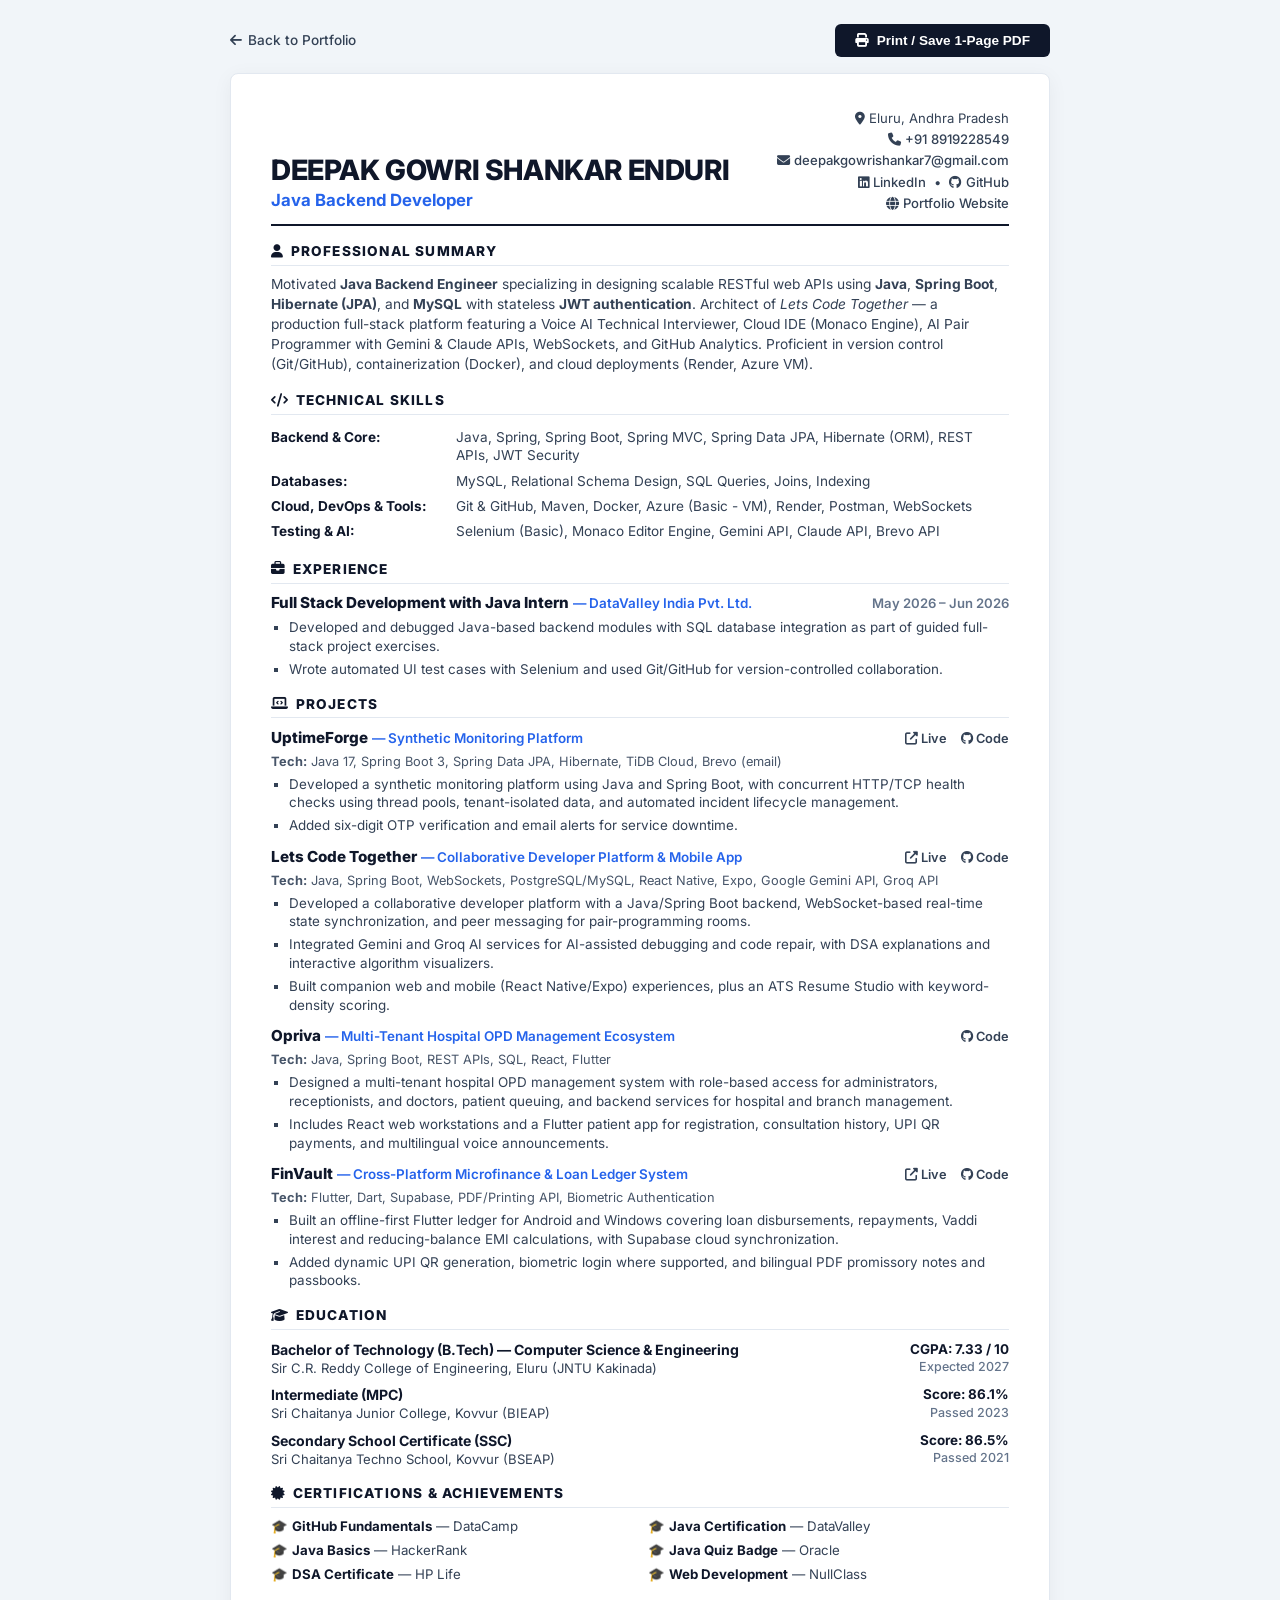
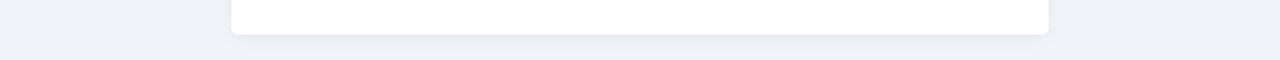
<file: Deepak_Gowri_Shankar_Resume.html>
<!DOCTYPE html>
<html lang="en">
<head>
    <meta charset="UTF-8">
    <meta name="viewport" content="width=device-width, initial-scale=1.0">
    <title>Deepak Gowri Shankar Enduri — Resume</title>
    <link rel="preconnect" href="https://fonts.googleapis.com">
    <link rel="preconnect" href="https://fonts.gstatic.com" crossorigin>
    <link href="https://fonts.googleapis.com/css2?family=Inter:wght@300;400;500;600;700;800&display=swap" rel="stylesheet">
    <link rel="stylesheet" href="https://cdnjs.cloudflare.com/ajax/libs/font-awesome/6.5.1/css/all.min.css">
    <style>
        :root {
            --primary: #0f172a;
            --secondary: #334155;
            --accent: #2563eb;
            --gray-light: #f8fafc;
            --border: #e2e8f0;
            --font: 'Inter', system-ui, -apple-system, sans-serif;
        }

        * { margin: 0; padding: 0; box-sizing: border-box; }

        body {
            font-family: var(--font);
            color: var(--primary);
            background: #f1f5f9;
            line-height: 1.38;
            padding: 1.5rem 1rem;
            font-size: 13px;
        }

        .no-print-bar {
            max-width: 820px;
            margin: 0 auto 1rem auto;
            display: flex;
            justify-content: space-between;
            align-items: center;
        }

        .btn-print {
            background: var(--primary);
            color: #ffffff;
            padding: 0.55rem 1.25rem;
            border-radius: 6px;
            font-weight: 600;
            font-size: 0.85rem;
            border: none;
            cursor: pointer;
            display: inline-flex;
            align-items: center;
            gap: 0.5rem;
            transition: 0.2s;
        }

        .btn-print:hover { background: #1e293b; }

        .btn-back {
            color: var(--secondary);
            text-decoration: none;
            font-size: 0.85rem;
            font-weight: 500;
            display: inline-flex;
            align-items: center;
            gap: 0.4rem;
        }

        .resume-container {
            max-width: 820px;
            margin: 0 auto;
            background: #ffffff;
            padding: 2.2rem 2.5rem;
            border-radius: 8px;
            box-shadow: 0 4px 20px rgba(0,0,0,0.05);
            border: 1px solid var(--border);
        }

        /* HEADER */
        .header {
            border-bottom: 2px solid var(--primary);
            padding-bottom: 0.75rem;
            margin-bottom: 1rem;
            display: flex;
            justify-content: space-between;
            align-items: flex-end;
        }

        .header-left { flex: 1; }

        .name {
            font-size: 1.75rem;
            font-weight: 800;
            color: var(--primary);
            letter-spacing: -0.4px;
            text-transform: uppercase;
            line-height: 1.1;
        }

        .title {
            font-size: 1.05rem;
            font-weight: 700;
            color: var(--accent);
            margin-top: 0.2rem;
        }

        .contact-info {
            display: flex;
            flex-direction: column;
            gap: 0.2rem;
            font-size: 0.82rem;
            color: var(--secondary);
            text-align: right;
        }

        .contact-info a {
            color: var(--secondary);
            text-decoration: none;
            font-weight: 500;
        }

        .contact-info a:hover { color: var(--accent); }

        /* SECTIONS */
        .section { margin-bottom: 1rem; }

        .section-title {
            font-size: 0.85rem;
            font-weight: 800;
            text-transform: uppercase;
            letter-spacing: 1.2px;
            color: var(--primary);
            border-bottom: 1.5px solid var(--border);
            padding-bottom: 0.25rem;
            margin-bottom: 0.6rem;
            display: flex;
            align-items: center;
            gap: 0.4rem;
        }

        /* SUMMARY */
        .summary p {
            font-size: 0.86rem;
            color: var(--secondary);
            line-height: 1.45;
        }

        /* SKILLS TABLE */
        .skills-table {
            width: 100%;
            border-collapse: collapse;
            font-size: 0.85rem;
        }

        .skills-table td {
            padding: 0.2rem 0;
            vertical-align: top;
        }

        .skills-table td.label {
            font-weight: 700;
            color: var(--primary);
            width: 25%;
        }

        .skills-table td.value {
            color: var(--secondary);
            width: 75%;
        }

        /* PROJECTS */
        .project-head {
            display: flex;
            justify-content: space-between;
            align-items: baseline;
            margin-bottom: 0.25rem;
        }

        .project-title {
            font-size: 0.95rem;
            font-weight: 800;
            color: var(--primary);
        }

        .project-subtitle {
            font-size: 0.84rem;
            font-weight: 600;
            color: var(--accent);
        }

        .project-links a {
            font-size: 0.8rem;
            font-weight: 600;
            color: var(--secondary);
            text-decoration: none;
            margin-left: 0.6rem;
        }

        .project-links a:hover { color: var(--accent); }

        .project-bullets {
            list-style-type: square;
            padding-left: 1.1rem;
            font-size: 0.84rem;
            color: var(--secondary);
        }

        .project-bullets li {
            margin-bottom: 0.25rem;
            line-height: 1.4;
        }

        .project-bullets strong { color: var(--primary); }

        /* EDUCATION */
        .edu-grid-resume {
            display: grid;
            grid-template-columns: 1fr;
            gap: 0.5rem;
        }

        .edu-item {
            display: flex;
            justify-content: space-between;
            align-items: flex-start;
        }

        .edu-degree {
            font-size: 0.88rem;
            font-weight: 700;
            color: var(--primary);
        }

        .edu-school {
            font-size: 0.82rem;
            color: var(--secondary);
        }

        .edu-meta {
            font-size: 0.84rem;
            font-weight: 700;
            color: var(--primary);
            text-align: right;
        }

        .edu-year {
            font-size: 0.78rem;
            font-weight: 500;
            color: #64748b;
        }

        /* CERTIFICATIONS */
        .cert-list {
            display: grid;
            grid-template-columns: 1fr 1fr;
            gap: 0.35rem 1rem;
            font-size: 0.83rem;
        }

        .cert-item { color: var(--secondary); }
        .cert-item strong { color: var(--primary); }

        /* PERFECT SINGLE-PAGE PRINT RULES */
        @page {
            size: letter portrait;
            margin: 0.35in 0.4in;
        }

        @media print {
            body {
                background: #ffffff;
                padding: 0;
                font-size: 12px;
            }

            .no-print-bar { display: none !important; }

            .resume-container {
                box-shadow: none;
                border: none;
                padding: 0;
                max-width: 100%;
                border-radius: 0;
            }

            .section { margin-bottom: 0.85rem; }
            .header { margin-bottom: 0.75rem; padding-bottom: 0.5rem; }
            .name { font-size: 1.6rem; }
            .title { font-size: 0.95rem; }

            a { text-decoration: none; color: inherit !important; }
        }
    </style>
</head>
<body>

    <div class="no-print-bar">
        <a href="index.html" class="btn-back"><i class="fas fa-arrow-left"></i> Back to Portfolio</a>
        <button class="btn-print" onclick="window.print()"><i class="fas fa-print"></i> Print / Save 1-Page PDF</button>
    </div>

    <div class="resume-container">
        
        <!-- HEADER -->
        <header class="header">
            <div class="header-left">
                <h1 class="name">DEEPAK GOWRI SHANKAR ENDURI</h1>
                <div class="title">Java Backend Developer</div>
            </div>
            <div class="contact-info">
                <span><i class="fas fa-location-dot"></i> Eluru, Andhra Pradesh</span>
                <a href="tel:8919228549"><i class="fas fa-phone"></i> +91 8919228549</a>
                <a href="mailto:deepakgowrishankar7@gmail.com"><i class="fas fa-envelope"></i> deepakgowrishankar7@gmail.com</a>
                <span>
                    <a href="https://www.linkedin.com/in/enduri-deepak-gowri-shankar/" target="_blank"><i class="fab fa-linkedin"></i> LinkedIn</a> &nbsp;•&nbsp; 
                    <a href="https://github.com/deepakgowrishankar7" target="_blank"><i class="fab fa-github"></i> GitHub</a>
                </span>
                <a href="https://deepakgowrishankar7.github.io/Portfolio/" target="_blank"><i class="fas fa-globe"></i> Portfolio Website</a>
            </div>
        </header>

        <!-- SUMMARY -->
        <section class="section summary">
            <div class="section-title"><i class="fas fa-user"></i> Professional Summary</div>
            <p>
                Motivated <strong>Java Backend Engineer</strong> specializing in designing scalable RESTful web APIs using <strong>Java</strong>, <strong>Spring Boot</strong>, <strong>Hibernate (JPA)</strong>, and <strong>MySQL</strong> with stateless <strong>JWT authentication</strong>. Architect of <em>Lets Code Together</em> — a production full-stack platform featuring a Voice AI Technical Interviewer, Cloud IDE (Monaco Engine), AI Pair Programmer with Gemini & Claude APIs, WebSockets, and GitHub Analytics. Proficient in version control (Git/GitHub), containerization (Docker), and cloud deployments (Render, Azure VM).
            </p>
        </section>

        <!-- TECHNICAL SKILLS -->
        <section class="section">
            <div class="section-title"><i class="fas fa-code"></i> Technical Skills</div>
            <table class="skills-table">
                <tr>
                    <td class="label">Backend & Core:</td>
                    <td class="value">Java, Spring, Spring Boot, Spring MVC, Spring Data JPA, Hibernate (ORM), REST APIs, JWT Security</td>
                </tr>
                <tr>
                    <td class="label">Databases:</td>
                    <td class="value">MySQL, Relational Schema Design, SQL Queries, Joins, Indexing</td>
                </tr>
                <tr>
                    <td class="label">Cloud, DevOps & Tools:</td>
                    <td class="value">Git & GitHub, Maven, Docker, Azure (Basic - VM), Render, Postman, WebSockets</td>
                </tr>
                <tr>
                    <td class="label">Testing & AI:</td>
                    <td class="value">Selenium (Basic), Monaco Editor Engine, Gemini API, Claude API, Brevo API</td>
                </tr>
            </table>
        </section>

        <!-- EXPERIENCE -->
        <section class="section">
            <div class="section-title"><i class="fas fa-briefcase"></i> Experience</div>
            <div class="project-head">
                <div>
                    <span class="project-title">Full Stack Development with Java Intern</span>
                    <span class="project-subtitle">— DataValley India Pvt. Ltd.</span>
                </div>
                <div class="project-links">
                    <span style="font-size: 0.82rem; font-weight: 600; color: #64748b;">May 2026 – Jun 2026</span>
                </div>
            </div>
            <ul class="project-bullets" style="margin-top: 0.25rem;">
                <li>Developed and debugged Java-based backend modules with SQL database integration as part of guided full-stack project exercises.</li>
                <li>Wrote automated UI test cases with Selenium and used Git/GitHub for version-controlled collaboration.</li>
            </ul>
        </section>

        <!-- PROJECTS -->
        <section class="section">
            <div class="section-title"><i class="fas fa-laptop-code"></i> Projects</div>
            
            <!-- UptimeForge -->
            <div class="project-head">
                <div>
                    <span class="project-title">UptimeForge</span>
                    <span class="project-subtitle">— Synthetic Monitoring Platform</span>
                </div>
                <div class="project-links">
                    <a href="https://uptimeforge-arbg.onrender.com" target="_blank"><i class="fas fa-external-link-alt"></i> Live</a>
                    <a href="https://github.com/deepakgowrishankar7/UptimeForge" target="_blank"><i class="fab fa-github"></i> Code</a>
                </div>
            </div>
            <div style="font-size: 0.8rem; color: #475569; margin-bottom: 0.25rem;">
                <strong>Tech:</strong> Java 17, Spring Boot 3, Spring Data JPA, Hibernate, TiDB Cloud, Brevo (email)
            </div>
            <ul class="project-bullets">
                <li>Developed a synthetic monitoring platform using Java and Spring Boot, with concurrent HTTP/TCP health checks using thread pools, tenant-isolated data, and automated incident lifecycle management.</li>
                <li>Added six-digit OTP verification and email alerts for service downtime.</li>
            </ul>

            <!-- Lets Code Together -->
            <div class="project-head" style="margin-top: 0.75rem;">
                <div>
                    <span class="project-title">Lets Code Together</span>
                    <span class="project-subtitle">— Collaborative Developer Platform & Mobile App</span>
                </div>
                <div class="project-links">
                    <a href="https://deepakgowrishankar7.github.io/Lets-Code-Together-Showcase" target="_blank"><i class="fas fa-external-link-alt"></i> Live</a>
                    <a href="https://github.com/deepakgowrishankar7/Lets-Code-Together-Showcase" target="_blank"><i class="fab fa-github"></i> Code</a>
                </div>
            </div>
            <div style="font-size: 0.8rem; color: #475569; margin-bottom: 0.25rem;">
                <strong>Tech:</strong> Java, Spring Boot, WebSockets, PostgreSQL/MySQL, React Native, Expo, Google Gemini API, Groq API
            </div>
            <ul class="project-bullets">
                <li>Developed a collaborative developer platform with a Java/Spring Boot backend, WebSocket-based real-time state synchronization, and peer messaging for pair-programming rooms.</li>
                <li>Integrated Gemini and Groq AI services for AI-assisted debugging and code repair, with DSA explanations and interactive algorithm visualizers.</li>
                <li>Built companion web and mobile (React Native/Expo) experiences, plus an ATS Resume Studio with keyword-density scoring.</li>
            </ul>

            <!-- Opriva -->
            <div class="project-head" style="margin-top: 0.75rem;">
                <div>
                    <span class="project-title">Opriva</span>
                    <span class="project-subtitle">— Multi-Tenant Hospital OPD Management Ecosystem</span>
                </div>
                <div class="project-links">
                    <a href="https://github.com/deepakgowrishankar7/Opriva" target="_blank"><i class="fab fa-github"></i> Code</a>
                </div>
            </div>
            <div style="font-size: 0.8rem; color: #475569; margin-bottom: 0.25rem;">
                <strong>Tech:</strong> Java, Spring Boot, REST APIs, SQL, React, Flutter
            </div>
            <ul class="project-bullets">
                <li>Designed a multi-tenant hospital OPD management system with role-based access for administrators, receptionists, and doctors, patient queuing, and backend services for hospital and branch management.</li>
                <li>Includes React web workstations and a Flutter patient app for registration, consultation history, UPI QR payments, and multilingual voice announcements.</li>
            </ul>

            <!-- FinVault -->
            <div class="project-head" style="margin-top: 0.75rem;">
                <div>
                    <span class="project-title">FinVault</span>
                    <span class="project-subtitle">— Cross-Platform Microfinance & Loan Ledger System</span>
                </div>
                <div class="project-links">
                    <a href="https://deepakgowrishankar7.github.io/FinVault" target="_blank"><i class="fas fa-external-link-alt"></i> Live</a>
                    <a href="https://github.com/deepakgowrishankar7/FinVault" target="_blank"><i class="fab fa-github"></i> Code</a>
                </div>
            </div>
            <div style="font-size: 0.8rem; color: #475569; margin-bottom: 0.25rem;">
                <strong>Tech:</strong> Flutter, Dart, Supabase, PDF/Printing API, Biometric Authentication
            </div>
            <ul class="project-bullets">
                <li>Built an offline-first Flutter ledger for Android and Windows covering loan disbursements, repayments, Vaddi interest and reducing-balance EMI calculations, with Supabase cloud synchronization.</li>
                <li>Added dynamic UPI QR generation, biometric login where supported, and bilingual PDF promissory notes and passbooks.</li>
            </ul>
        </section>

        <!-- EDUCATION -->
        <section class="section">
            <div class="section-title"><i class="fas fa-graduation-cap"></i> Education</div>
            
            <div class="edu-grid-resume">
                <div class="edu-item">
                    <div>
                        <div class="edu-degree">Bachelor of Technology (B.Tech) — Computer Science & Engineering</div>
                        <div class="edu-school">Sir C.R. Reddy College of Engineering, Eluru (JNTU Kakinada)</div>
                    </div>
                    <div class="edu-meta">
                        <div>CGPA: 7.33 / 10</div>
                        <div class="edu-year">Expected 2027</div>
                    </div>
                </div>

                <div class="edu-item">
                    <div>
                        <div class="edu-degree">Intermediate (MPC)</div>
                        <div class="edu-school">Sri Chaitanya Junior College, Kovvur (BIEAP)</div>
                    </div>
                    <div class="edu-meta">
                        <div>Score: 86.1%</div>
                        <div class="edu-year">Passed 2023</div>
                    </div>
                </div>

                <div class="edu-item">
                    <div>
                        <div class="edu-degree">Secondary School Certificate (SSC)</div>
                        <div class="edu-school">Sri Chaitanya Techno School, Kovvur (BSEAP)</div>
                    </div>
                    <div class="edu-meta">
                        <div>Score: 86.5%</div>
                        <div class="edu-year">Passed 2021</div>
                    </div>
                </div>
            </div>
        </section>

        <!-- CERTIFICATIONS -->
        <section class="section">
            <div class="section-title"><i class="fas fa-certificate"></i> Certifications & Achievements</div>
            <div class="cert-list">
                <div class="cert-item">🎓 <strong>GitHub Fundamentals</strong> — DataCamp</div>
                <div class="cert-item">🎓 <strong>Java Certification</strong> — DataValley</div>
                <div class="cert-item">🎓 <strong>Java Basics</strong> — HackerRank</div>
                <div class="cert-item">🎓 <strong>Java Quiz Badge</strong> — Oracle</div>
                <div class="cert-item">🎓 <strong>DSA Certificate</strong> — HP Life</div>
                <div class="cert-item">🎓 <strong>Web Development</strong> — NullClass</div>
            </div>
        </section>

    </div>

</body>
</html>
</file>
